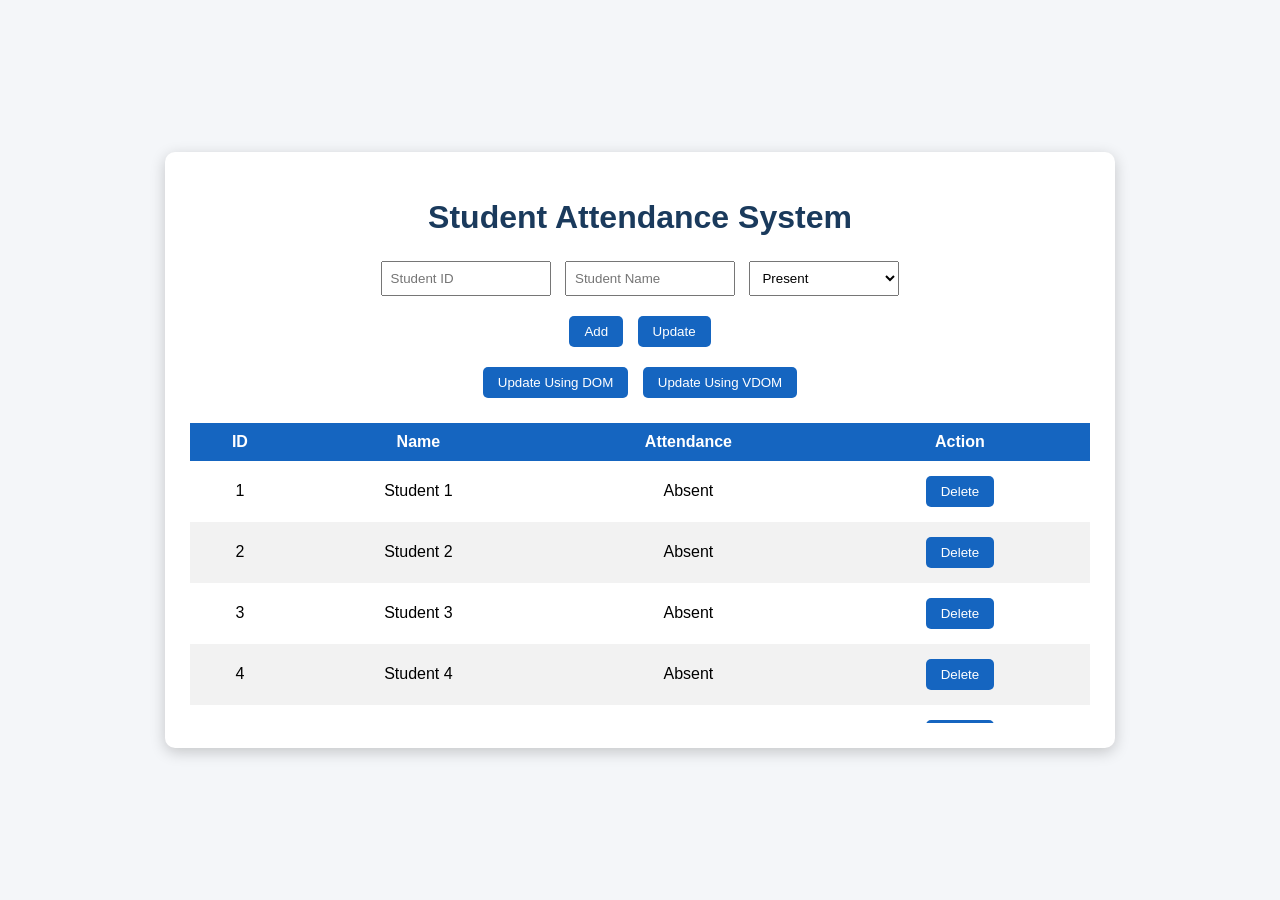
<file: WEEK-1/index.html>
<!DOCTYPE html>
<html>
<head>
<title>Student Attendance System</title>
<link rel="stylesheet" href="style.css">
</head>
<body>
<div class="container">
<h1>Student Attendance System</h1>
<!-- Form Section -->
<div class="form">
<input type="number" id="id" placeholder="Student ID">
<input type="text" id="name" placeholder="Student Name">
<select id="status">
<option value="true">Present</option>
<option value="false">Absent</option>
</select>
<div class="btn-group">
<button onclick="addStudent()">Add</button>
<button onclick="updateStudent()">Update</button>
</div>
</div>
<!-- DOM vs VDOM Buttons -->
<div class="btn-group">
<button onclick="updateDOM()">Update Using DOM</button>
<button onclick="updateVDOM()">Update Using VDOM</button>
</div>
<!-- Table Section -->
<div class="table-container">
<table>
<thead>
<tr>
<th>ID</th>
<th>Name</th>
<th>Attendance</th>
<th>Action</th>
</tr>
</thead>
<tbody id="tableBody">
<!-- Data comes from script.js -->
</tbody>
</table>
</div>
</div>
<script src="script.js"></script>
</body>
</html>
</file>
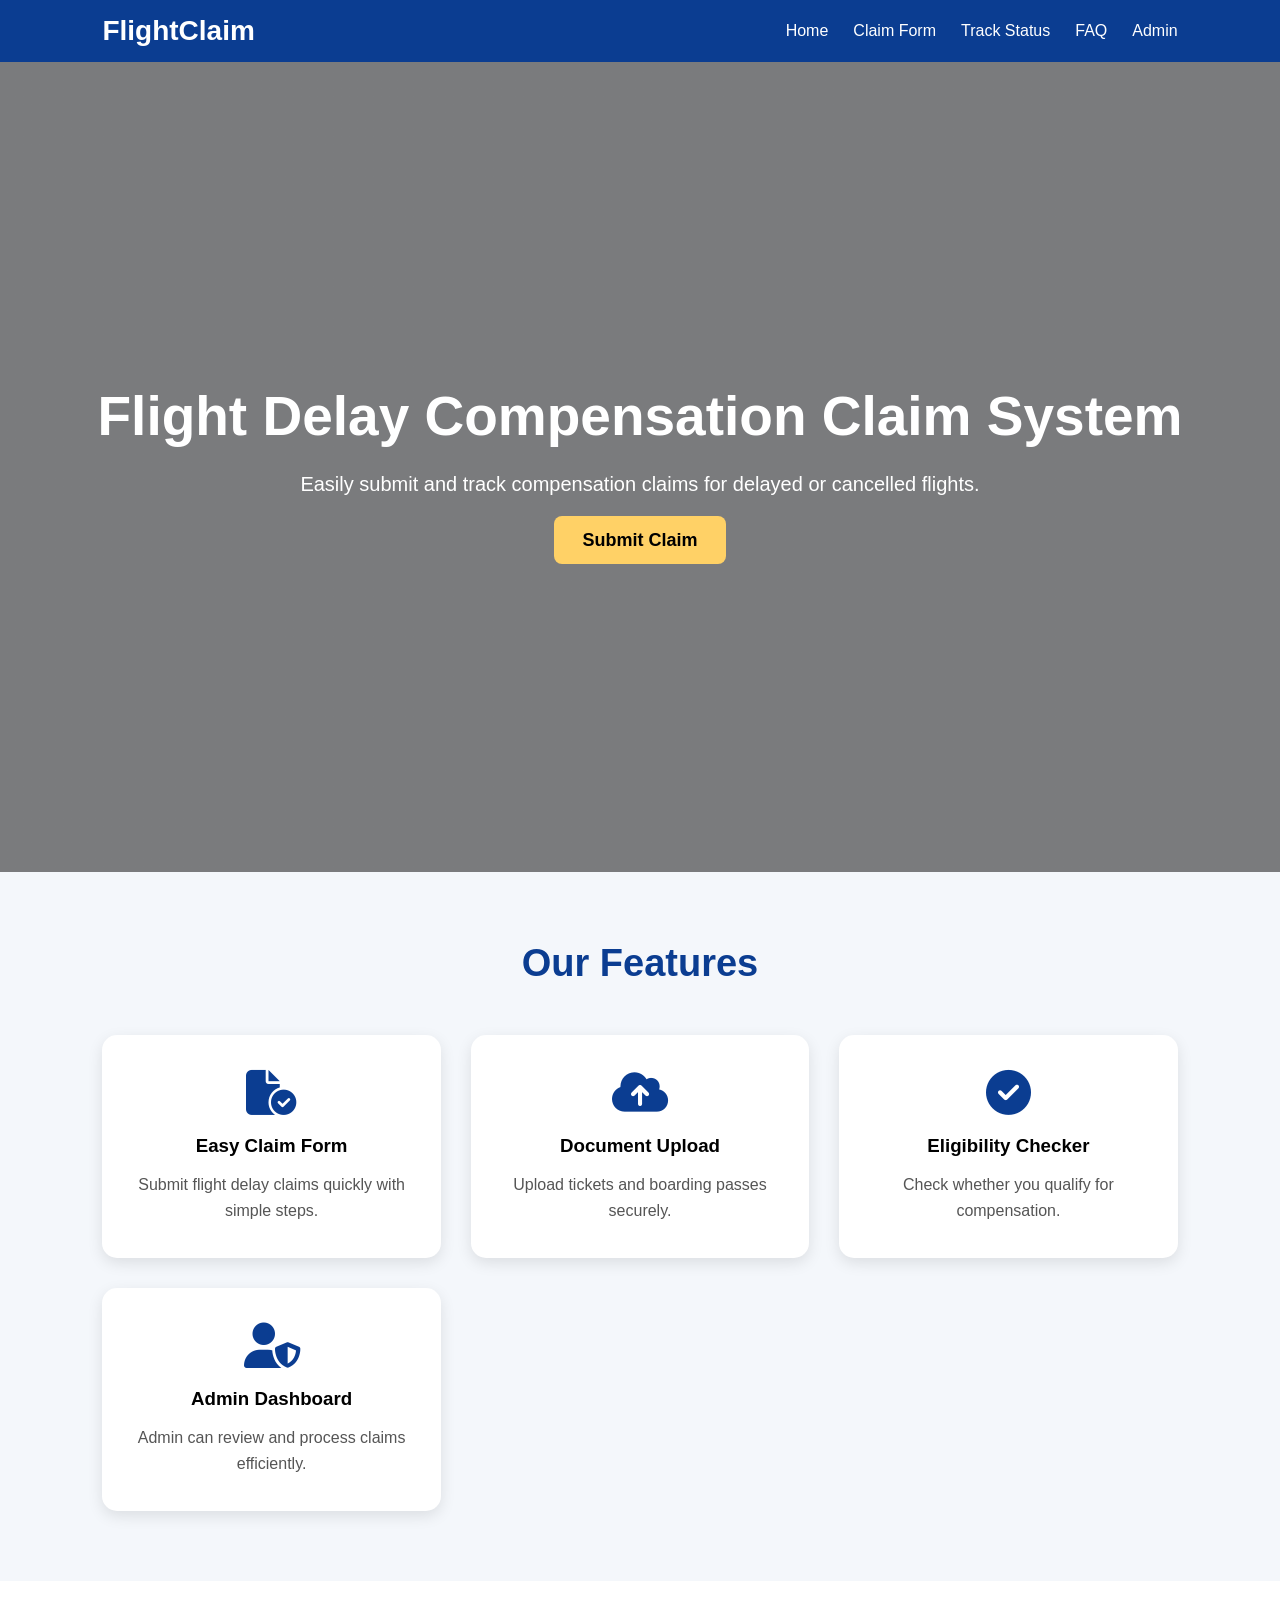
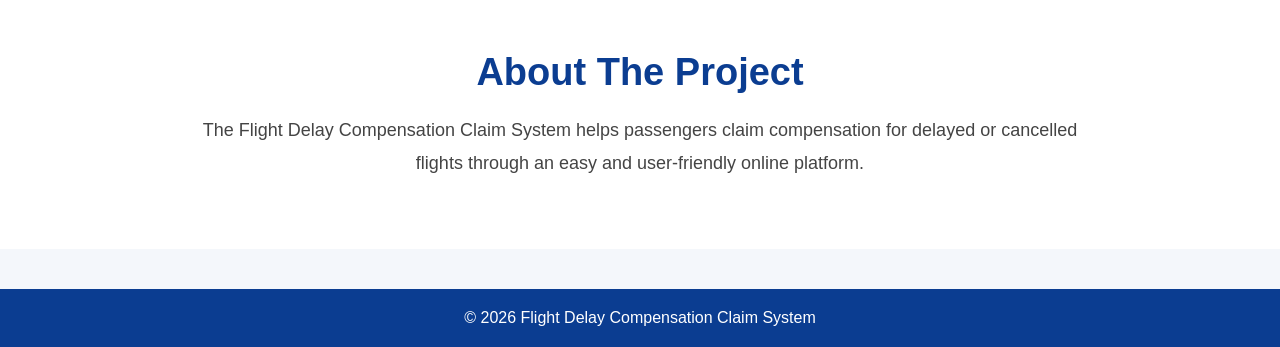
<file: home.html>
<!-- HOME PAGE -->

<!DOCTYPE html>
<html lang="en">

<head>
    <meta charset="UTF-8">
    <meta name="viewport" content="width=device-width, initial-scale=1.0">

    <title>Flight Delay Compensation Claim</title>

    <link rel="stylesheet"
        href="https://cdnjs.cloudflare.com/ajax/libs/font-awesome/6.5.1/css/all.min.css">

    <style>

        *{
            margin:0;
            padding:0;
            box-sizing:border-box;
            font-family: Arial, sans-serif;
        }

        body{
            background:#f4f7fb;
        }

        /* Navbar */

        nav{
            background:#0b3d91;
            color:white;
            padding:15px 8%;
            display:flex;
            justify-content:space-between;
            align-items:center;
        }

        nav h2{
            font-size:28px;
        }

        nav ul{
            list-style:none;
            display:flex;
            gap:25px;
        }

        nav ul li a{
            text-decoration:none;
            color:white;
            transition:0.3s;
        }

        nav ul li a:hover{
            color:#ffd166;
        }

        /* Hero Section */

        .hero{

            height:90vh;

            background:
            linear-gradient(rgba(0,0,0,0.5),
            rgba(0,0,0,0.5)),

            url('https://images.unsplash.com/photo-1436491865332-7a61a109cc05?q=80&w=1200&auto=format&fit=crop');

            background-size:cover;
            background-position:center;

            display:flex;
            justify-content:center;
            align-items:center;

            text-align:center;
            color:white;
            padding:20px;
        }

        .hero-content h1{
            font-size:55px;
            margin-bottom:20px;
        }

        .hero-content p{
            font-size:20px;
            margin-bottom:30px;
            line-height:1.6;
        }

        .btn{
            background:#ffd166;
            color:black;
            padding:14px 28px;
            border-radius:8px;
            text-decoration:none;
            font-size:18px;
            font-weight:bold;
            transition:0.3s;
        }

        .btn:hover{
            background:white;
        }

        /* Features */

        .features{
            padding:70px 8%;
            text-align:center;
        }

        .features h2{
            font-size:38px;
            margin-bottom:50px;
            color:#0b3d91;
        }

        .feature-container{
            display:grid;
            grid-template-columns:
            repeat(auto-fit,minmax(250px,1fr));

            gap:30px;
        }

        .card{
            background:white;
            padding:35px 25px;
            border-radius:15px;
            box-shadow:0px 5px 15px rgba(0,0,0,0.1);
            transition:0.3s;
        }

        .card:hover{
            transform:translateY(-8px);
        }

        .card i{
            font-size:45px;
            color:#0b3d91;
            margin-bottom:20px;
        }

        .card h3{
            margin-bottom:15px;
        }

        .card p{
            color:#555;
            line-height:1.6;
        }

        /* About */

        .about{
            background:white;
            padding:70px 10%;
            text-align:center;
        }

        .about h2{
            color:#0b3d91;
            font-size:38px;
            margin-bottom:20px;
        }

        .about p{
            max-width:900px;
            margin:auto;
            line-height:1.8;
            font-size:18px;
            color:#444;
        }

        /* Footer */

        footer{
            background:#0b3d91;
            color:white;
            text-align:center;
            padding:20px;
            margin-top:40px;
        }

        /* Responsive */

        @media(max-width:768px){

            nav{
                flex-direction:column;
                gap:15px;
            }

            .hero-content h1{
                font-size:38px;
            }

            .hero-content p{
                font-size:17px;
            }

            nav ul{
                flex-wrap:wrap;
                justify-content:center;
            }
        }

    </style>
</head>

<body>

    <!-- Navbar -->

    <nav>

        <h2>FlightClaim</h2>

        <ul>
            <li><a href="#">Home</a></li>
            <li><a href="#">Claim Form</a></li>
            <li><a href="#">Track Status</a></li>
            <li><a href="#">FAQ</a></li>
            <li><a href="#">Admin</a></li>
        </ul>

    </nav>

    <!-- Hero Section -->

    <section class="hero">

        <div class="hero-content">

            <h1>
                Flight Delay Compensation Claim System
            </h1>

            <p>
                Easily submit and track compensation claims
                for delayed or cancelled flights.
            </p>

            <a href="#" class="btn">
                Submit Claim
            </a>

        </div>

    </section>

    <!-- Features -->

    <section class="features">

        <h2>Our Features</h2>

        <div class="feature-container">

            <div class="card">

                <i class="fa-solid fa-file-circle-check"></i>

                <h3>Easy Claim Form</h3>

                <p>
                    Submit flight delay claims quickly
                    with simple steps.
                </p>

            </div>

            <div class="card">

                <i class="fa-solid fa-cloud-arrow-up"></i>

                <h3>Document Upload</h3>

                <p>
                    Upload tickets and boarding passes securely.
                </p>

            </div>

            <div class="card">

                <i class="fa-solid fa-circle-check"></i>

                <h3>Eligibility Checker</h3>

                <p>
                    Check whether you qualify for compensation.
                </p>

            </div>

            <div class="card">

                <i class="fa-solid fa-user-shield"></i>

                <h3>Admin Dashboard</h3>

                <p>
                    Admin can review and process claims efficiently.
                </p>

            </div>

        </div>

    </section>

    <!-- About -->

    <section class="about">

        <h2>About The Project</h2>

        <p>
            The Flight Delay Compensation Claim System
            helps passengers claim compensation for
            delayed or cancelled flights through an
            easy and user-friendly online platform.
        </p>

    </section>

    <!-- Footer -->

    <footer>

        <p>
            © 2026 Flight Delay Compensation Claim System
        </p>

    </footer>

</body>

</html>
</file>
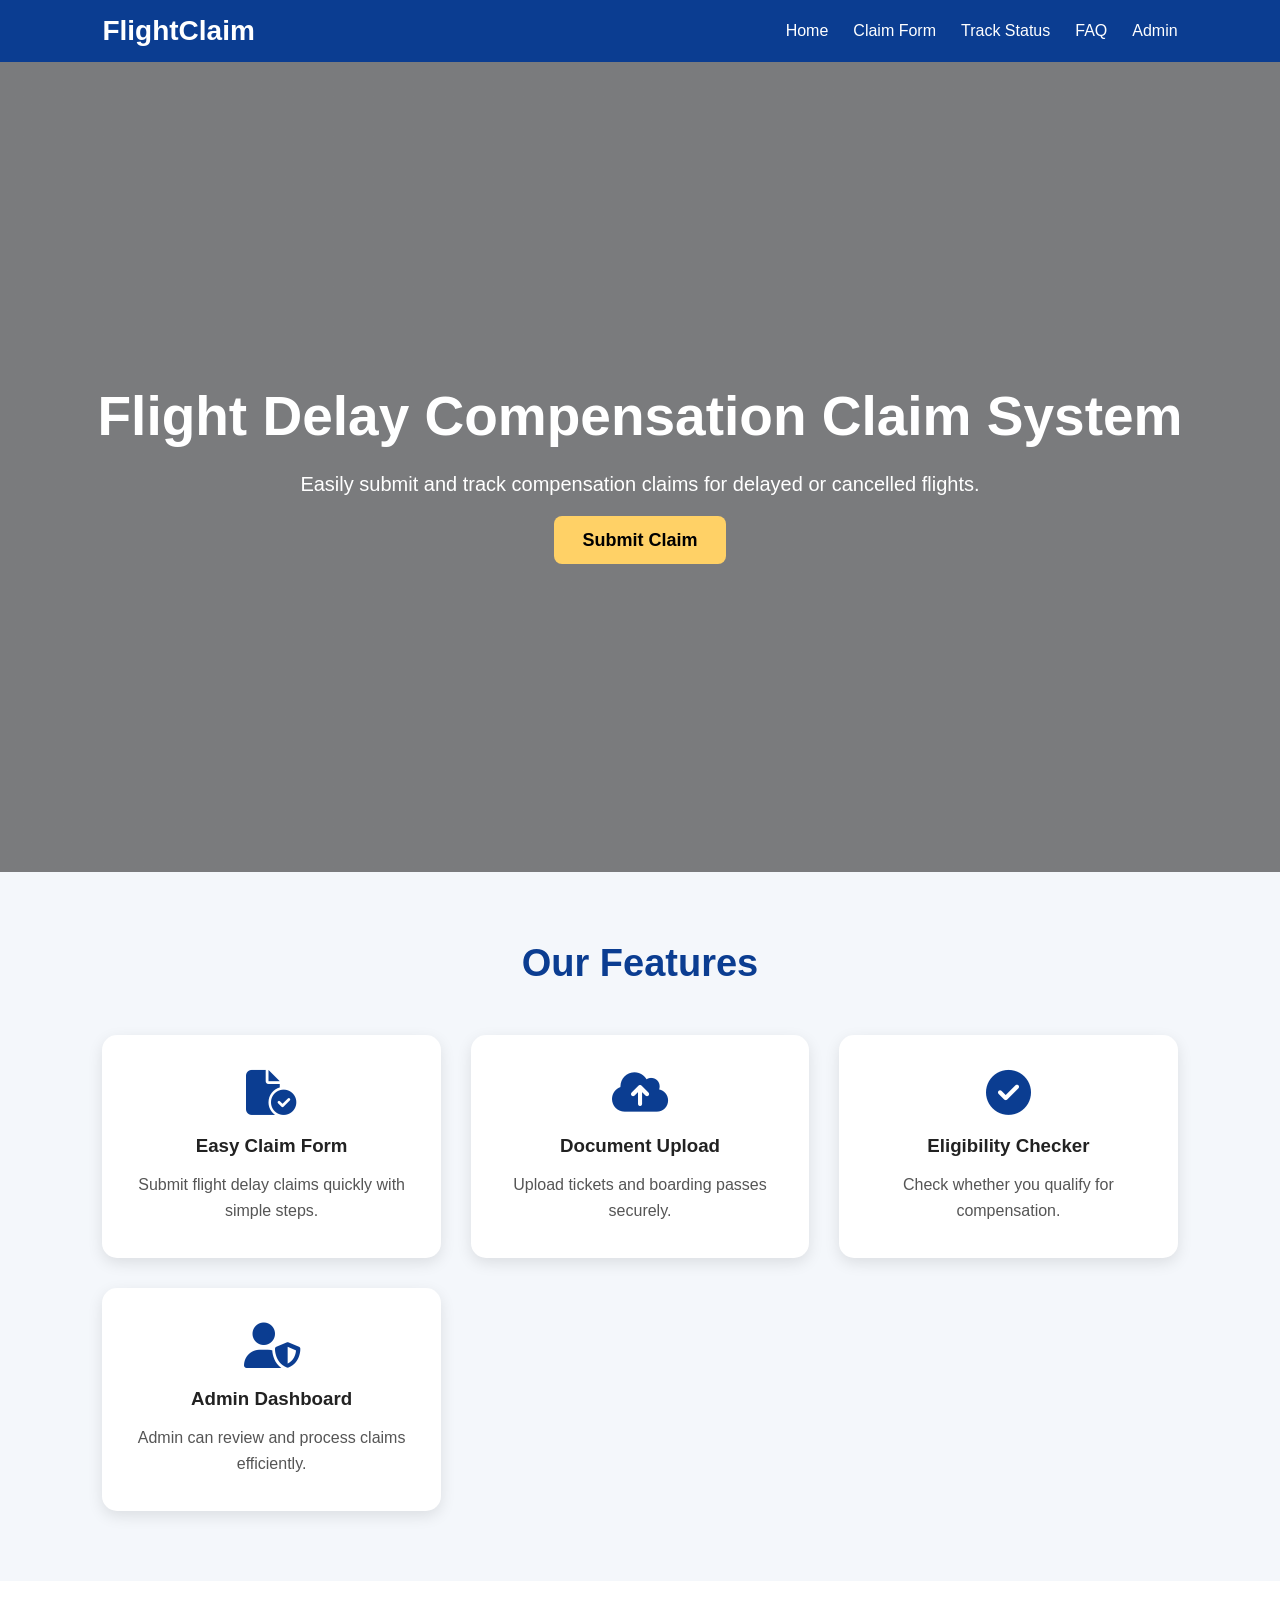
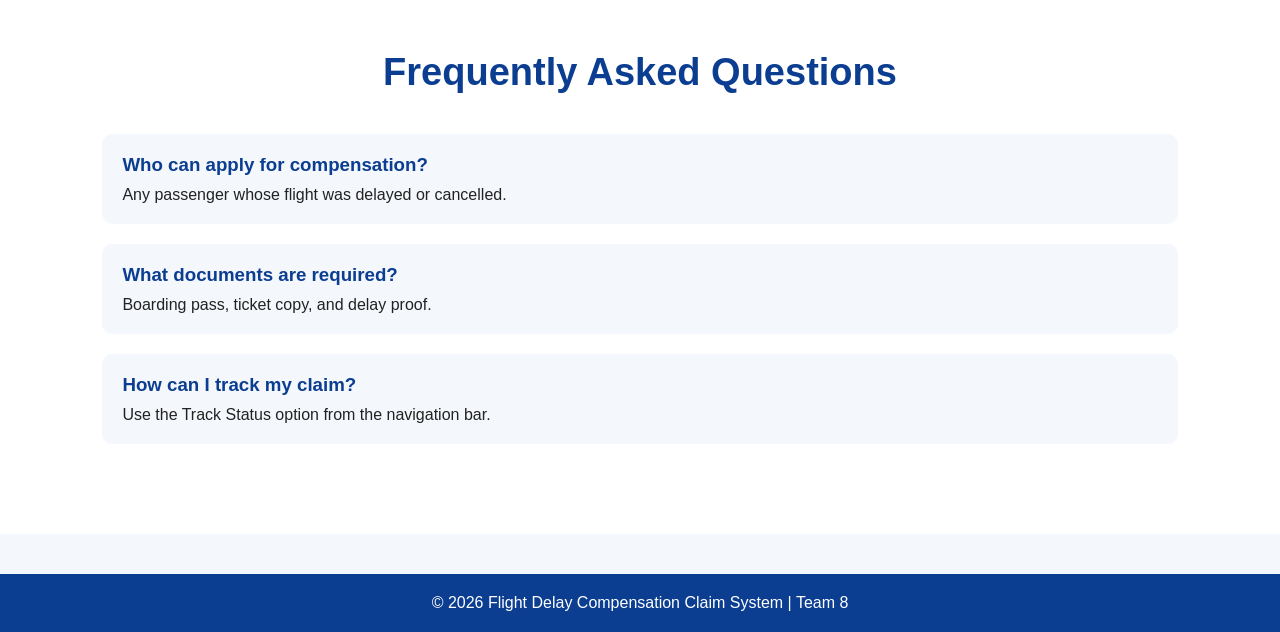
<file: homepage.html>
<!DOCTYPE html>
<html lang="en">

<head>
    <meta charset="UTF-8">
    <meta name="viewport" content="width=device-width, initial-scale=1.0">

    <title>Flight Delay Compensation Claim</title>

    <link rel="stylesheet"
        href="https://cdnjs.cloudflare.com/ajax/libs/font-awesome/6.5.1/css/all.min.css">

    <style>
        * {
            margin: 0;
            padding: 0;
            box-sizing: border-box;
            font-family: Arial, sans-serif;
        }

        body {
            background: #f4f7fb;
            color: #222;
        }

        /* Navbar */

        nav {
            background: #0b3d91;
            color: white;
            padding: 15px 8%;
            display: flex;
            justify-content: space-between;
            align-items: center;
        }

        nav h2 {
            font-size: 28px;
        }

        nav ul {
            list-style: none;
            display: flex;
            gap: 25px;
        }

        nav ul li a {
            text-decoration: none;
            color: white;
            transition: 0.3s;
            font-size: 16px;
        }

        nav ul li a:hover {
            color: #ffd166;
        }

        /* Hero Section */

        .hero {
            height: 90vh;

            background:
                linear-gradient(rgba(0, 0, 0, 0.5),
                    rgba(0, 0, 0, 0.5)),

                url('https://images.unsplash.com/photo-1436491865332-7a61a109cc05?q=80&w=1200&auto=format&fit=crop');

            background-size: cover;
            background-position: center;

            display: flex;
            justify-content: center;
            align-items: center;

            text-align: center;
            color: white;
            padding: 20px;
        }

        .hero-content h1 {
            font-size: 55px;
            margin-bottom: 20px;
        }

        .hero-content p {
            font-size: 20px;
            margin-bottom: 30px;
            line-height: 1.6;
        }

        .btn {
            background: #ffd166;
            color: black;
            padding: 14px 28px;
            border-radius: 8px;
            text-decoration: none;
            font-size: 18px;
            font-weight: bold;
            transition: 0.3s;
        }

        .btn:hover {
            background: white;
        }

        /* Features */

        .features {
            padding: 70px 8%;
            text-align: center;
        }

        .features h2 {
            font-size: 38px;
            margin-bottom: 50px;
            color: #0b3d91;
        }

        .feature-container {
            display: grid;
            grid-template-columns: repeat(auto-fit, minmax(250px, 1fr));
            gap: 30px;
        }

        .card {
            background: white;
            padding: 35px 25px;
            border-radius: 15px;
            box-shadow: 0px 5px 15px rgba(0, 0, 0, 0.1);
            transition: 0.3s;
        }

        .card:hover {
            transform: translateY(-8px);
        }

        .card i {
            font-size: 45px;
            color: #0b3d91;
            margin-bottom: 20px;
        }

        .card h3 {
            margin-bottom: 15px;
        }

        .card p {
            color: #555;
            line-height: 1.6;
        }

        /* Form Section */

        .form-section {
            background: white;
            margin: 40px auto;
            width: 90%;
            max-width: 700px;
            padding: 40px;
            border-radius: 15px;
            box-shadow: 0px 5px 15px rgba(0, 0, 0, 0.1);

            display: none;
        }

        .form-section h2 {
            text-align: center;
            color: #0b3d91;
            margin-bottom: 25px;
        }

        .form-section input,
        .form-section select {
            width: 100%;
            padding: 12px;
            margin-bottom: 20px;
            border-radius: 8px;
            border: 1px solid #ccc;
        }

        .form-section button {
            width: 100%;
            padding: 14px;
            border: none;
            background: #0b3d91;
            color: white;
            border-radius: 8px;
            font-size: 17px;
            cursor: pointer;
        }

        .form-section button:hover {
            background: #062a66;
        }

        /* Status */

        .status-box {
            background: #e8f5e9;
            color: #2e7d32;
            padding: 15px;
            border-radius: 8px;
            margin-top: 20px;
            display: none;
            text-align: center;
            font-weight: bold;
        }

        /* FAQ */

        .faq {
            padding: 70px 8%;
            background: white;
        }

        .faq h2 {
            text-align: center;
            color: #0b3d91;
            margin-bottom: 40px;
            font-size: 38px;
        }

        .faq-item {
            margin-bottom: 20px;
            background: #f4f7fb;
            padding: 20px;
            border-radius: 10px;
        }

        .faq-item h3 {
            margin-bottom: 10px;
            color: #0b3d91;
        }

        /* Footer */

        footer {
            background: #0b3d91;
            color: white;
            text-align: center;
            padding: 20px;
            margin-top: 40px;
        }

        /* Responsive */

        @media(max-width:768px) {

            nav {
                flex-direction: column;
                gap: 15px;
            }

            .hero-content h1 {
                font-size: 38px;
            }

            .hero-content p {
                font-size: 17px;
            }

            nav ul {
                flex-wrap: wrap;
                justify-content: center;
            }
        }
    </style>
</head>

<body>

    <!-- Navbar -->

    <nav>

        <h2>FlightClaim</h2>

        <ul>
            <li><a href="#">Home</a></li>

            <li><a href="#" onclick="showForm()">Claim Form</a></li>

            <li><a href="#" onclick="showStatus()">Track Status</a></li>

            <li><a href="#faq">FAQ</a></li>

            <li><a href="#">Admin</a></li>
        </ul>

    </nav>

    <!-- Hero Section -->

    <section class="hero">

        <div class="hero-content">

            <h1>Flight Delay Compensation Claim System</h1>

            <p>
                Easily submit and track compensation claims for delayed
                or cancelled flights.
            </p>

            <a href="#" class="btn" onclick="showForm()">
                Submit Claim
            </a>

        </div>

    </section>

    <!-- Features -->

    <section class="features">

        <h2>Our Features</h2>

        <div class="feature-container">

            <div class="card">

                <i class="fa-solid fa-file-circle-check"></i>

                <h3>Easy Claim Form</h3>

                <p>
                    Submit flight delay claims quickly with simple steps.
                </p>

            </div>

            <div class="card">

                <i class="fa-solid fa-cloud-arrow-up"></i>

                <h3>Document Upload</h3>

                <p>
                    Upload tickets and boarding passes securely.
                </p>

            </div>

            <div class="card">

                <i class="fa-solid fa-circle-check"></i>

                <h3>Eligibility Checker</h3>

                <p>
                    Check whether you qualify for compensation.
                </p>

            </div>

            <div class="card">

                <i class="fa-solid fa-user-shield"></i>

                <h3>Admin Dashboard</h3>

                <p>
                    Admin can review and process claims efficiently.
                </p>

            </div>

        </div>

    </section>

    <!-- Claim Form -->

    <section class="form-section" id="claimForm">

        <h2>Flight Claim Form</h2>

        <form onsubmit="submitClaim(event)">

            <input type="text"
                placeholder="Passenger Name"
                required>

            <input type="text"
                placeholder="Flight Number"
                required>

            <input type="date"
                required>

            <input type="number"
                placeholder="Delay Hours"
                required>

            <select required>
                <option value="">Select Reason</option>
                <option>Technical Issue</option>
                <option>Weather Delay</option>
                <option>Staff Issue</option>
            </select>

            <input type="file">

            <button type="submit">
                Submit Claim
            </button>

        </form>

        <div class="status-box" id="statusMessage">
            Claim Submitted Successfully!
        </div>

    </section>

    <!-- FAQ -->

    <section class="faq" id="faq">

        <h2>Frequently Asked Questions</h2>

        <div class="faq-item">

            <h3>Who can apply for compensation?</h3>

            <p>
                Any passenger whose flight was delayed or cancelled.
            </p>

        </div>

        <div class="faq-item">

            <h3>What documents are required?</h3>

            <p>
                Boarding pass, ticket copy, and delay proof.
            </p>

        </div>

        <div class="faq-item">

            <h3>How can I track my claim?</h3>

            <p>
                Use the Track Status option from the navigation bar.
            </p>

        </div>

    </section>

    <!-- Footer -->

    <footer>

        <p>
            © 2026 Flight Delay Compensation Claim System | Team 8
        </p>

    </footer>

    <!-- JavaScript -->

    <script>

        function showForm() {

            document.getElementById("claimForm").style.display = "block";

            window.scrollTo({
                top: document.getElementById("claimForm").offsetTop,
                behavior: "smooth"
            });
        }

        function submitClaim(event) {

            event.preventDefault();

            document.getElementById("statusMessage").style.display = "block";
        }

        function showStatus() {

            alert("Your claim is currently under review.");
        }

    </script>

</body>

</html>
</file>
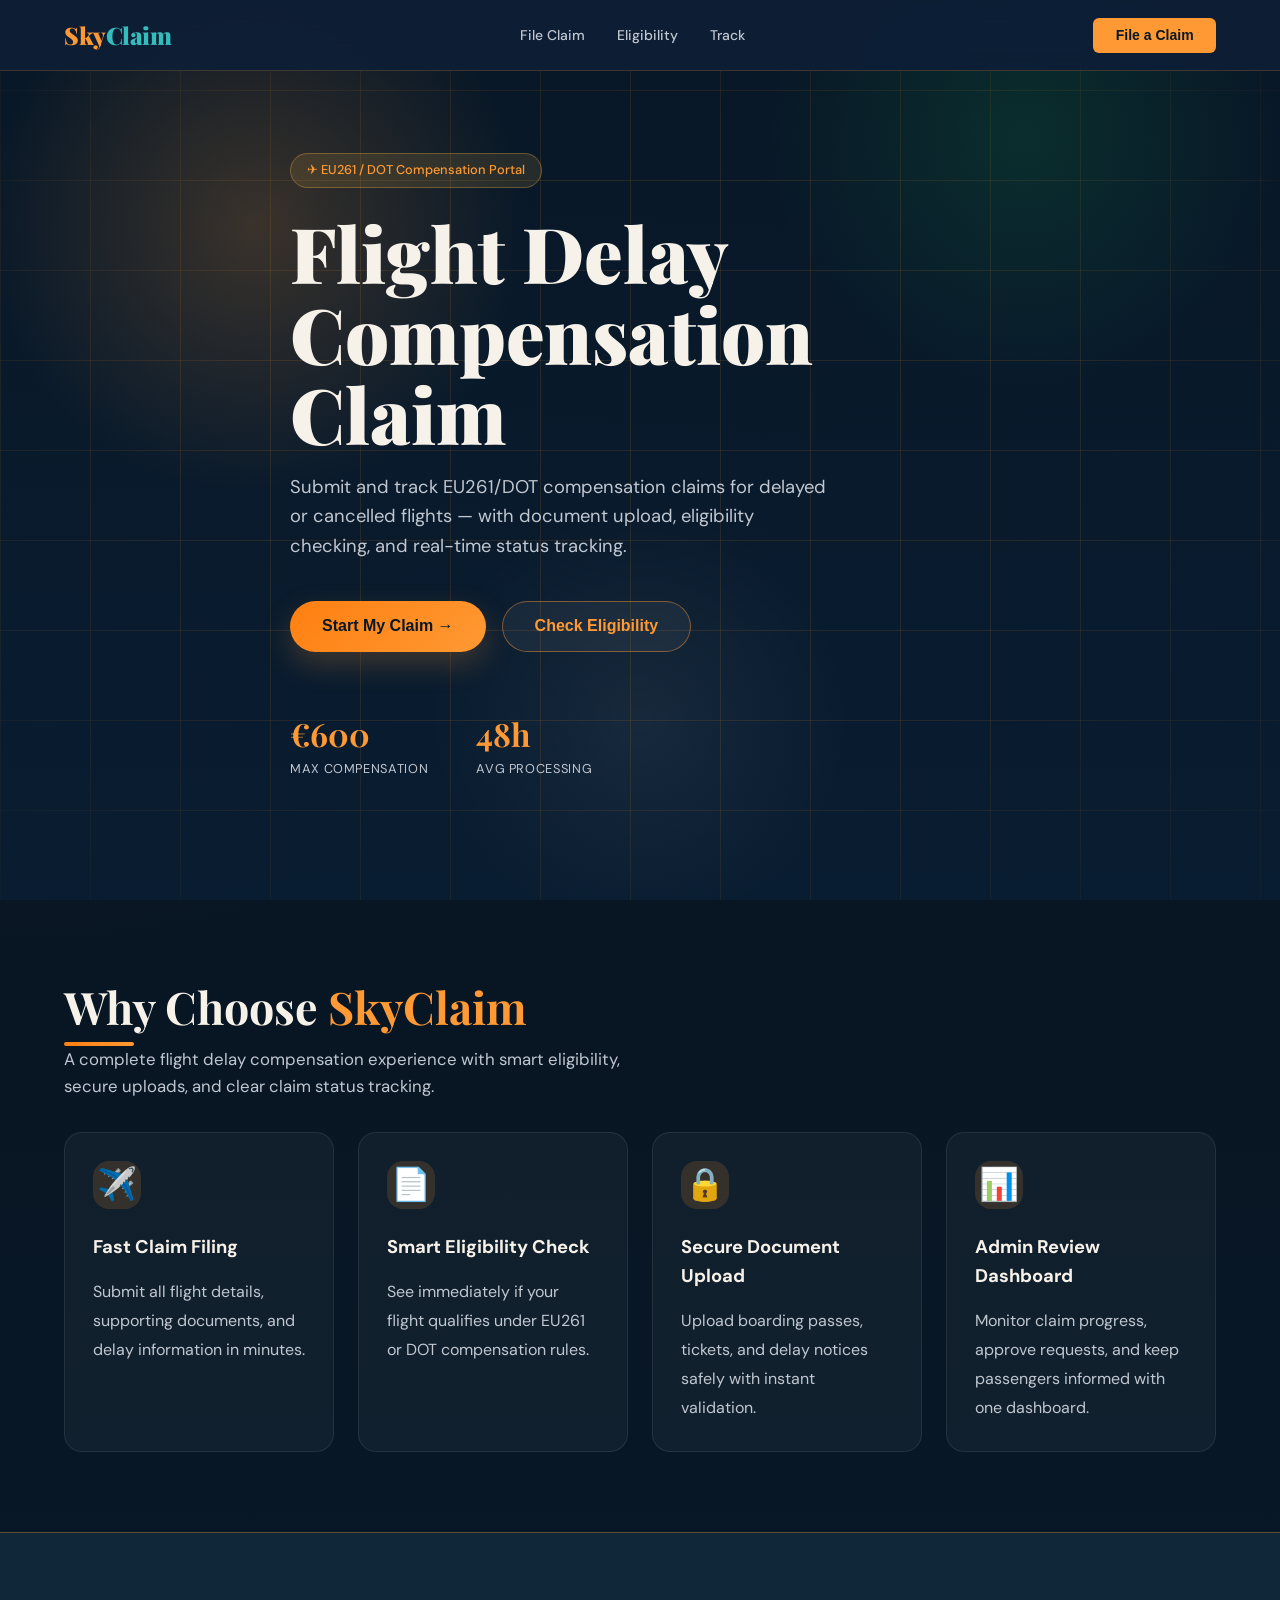
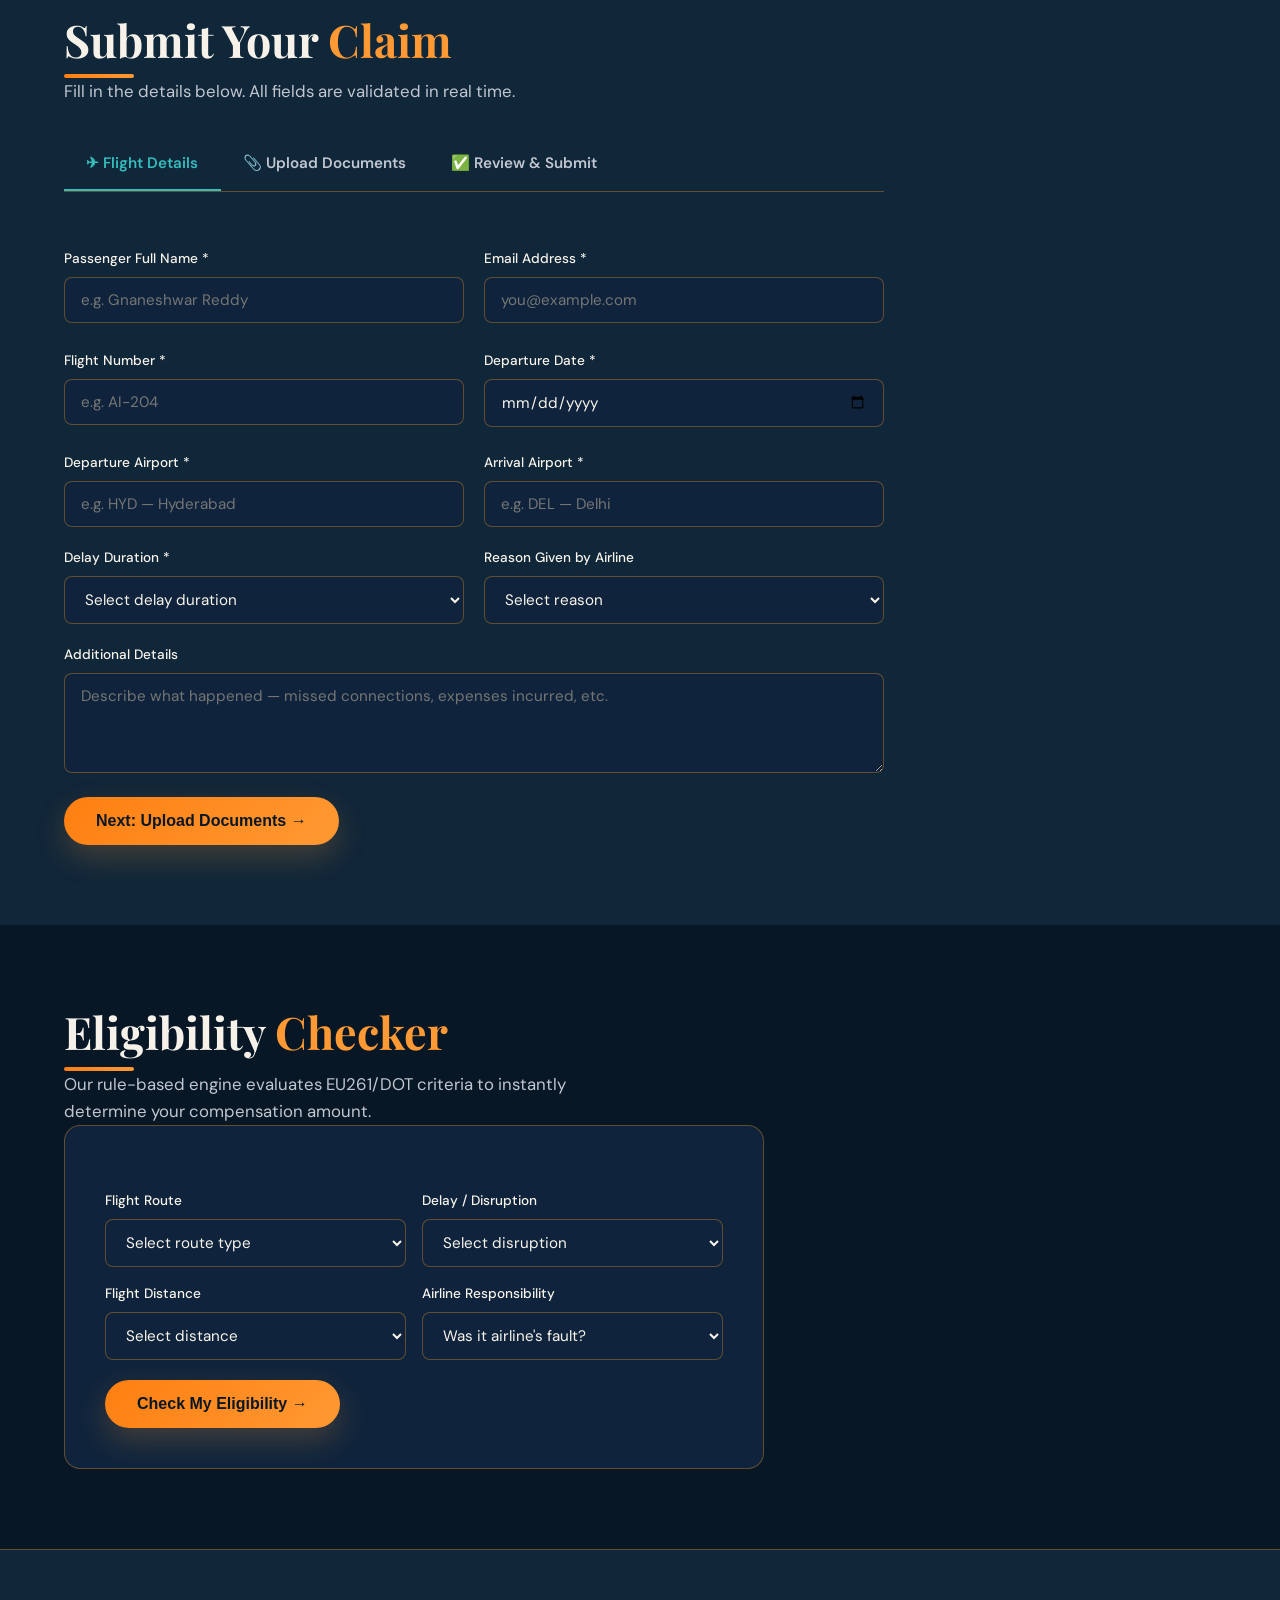
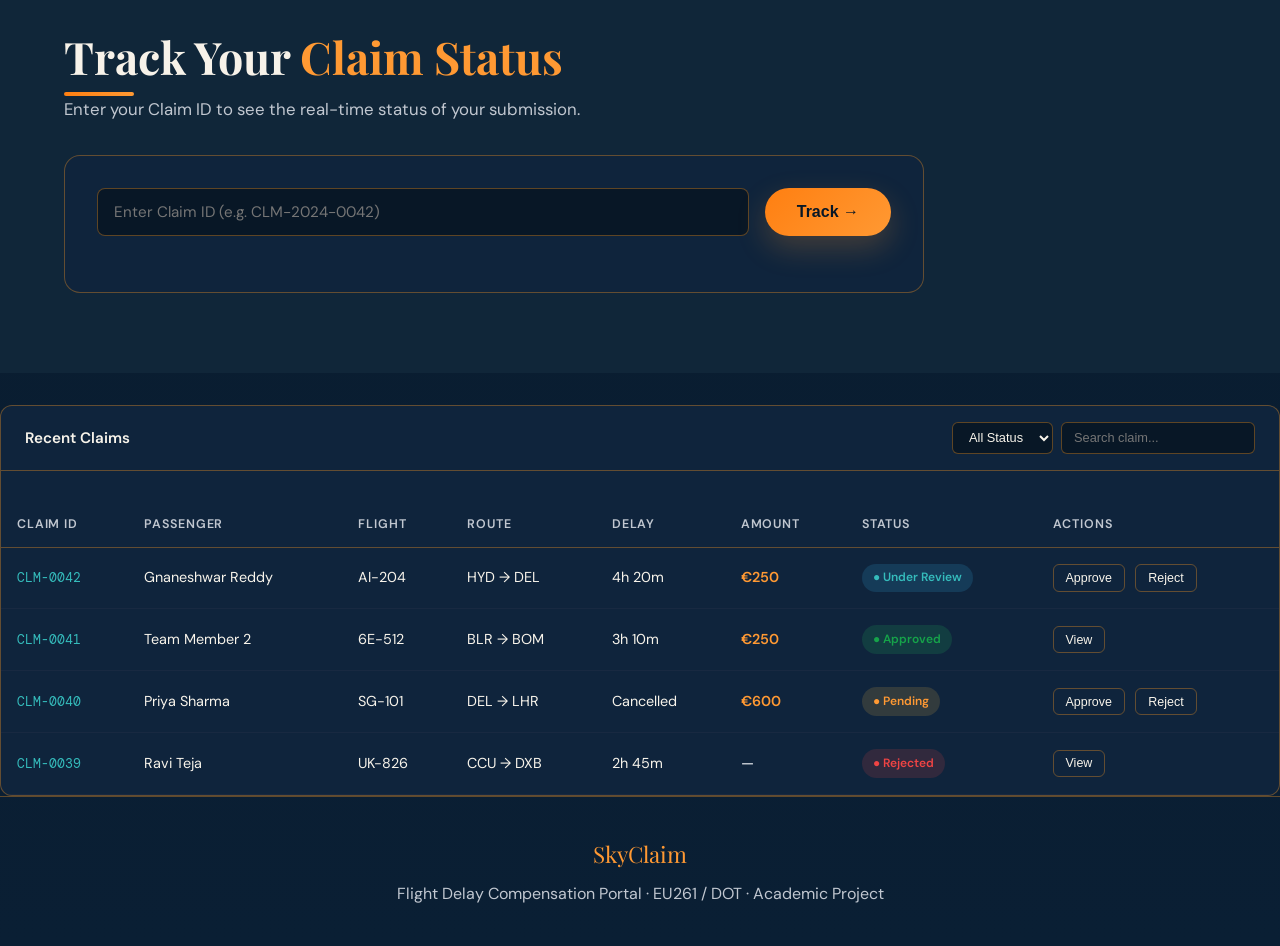
<file: Hackathon-Project/flight-claim.html>
<!DOCTYPE html>
<html lang="en">
<head>
  <meta charset="UTF-8">
  <meta name="viewport" content="width=device-width, initial-scale=1.0">
  <title>SkyClaim — Flight Delay Compensation</title>
  <link href="https://fonts.googleapis.com/css2?family=Playfair+Display:wght@400;700;900&family=DM+Sans:wght@300;400;500;600&family=DM+Mono:wght@400;500&display=swap" rel="stylesheet">
  <link rel="stylesheet" href="flight-claim.css">
</head>
<body>

<!-- ── NAVBAR ── -->
<nav>
  <div class="nav-logo">Sky<span>Claim</span></div>
  <ul class="nav-links">
    <li><a href="#claim" onclick="event.preventDefault();handleFileClaimClick()">File Claim</a></li>
    <li><a href="#eligibility" onclick="event.preventDefault();document.getElementById('eligibility').scrollIntoView({behavior:'smooth'})">Eligibility</a></li>
    <li><a href="#status" onclick="event.preventDefault();document.getElementById('status').scrollIntoView({behavior:'smooth'})">Track</a></li>
  </ul>
  <button class="nav-cta" onclick="handleFileClaimClick()">File a Claim</button>
</nav>

<!-- ── HERO ── -->
<section class="hero" id="home">
  <div class="hero-bg"></div>
  <div class="hero-grid"></div>
  <div class="hero-content">
    <div class="hero-badge">✈ EU261 / DOT Compensation Portal</div>
    <h1> Flight Delay Compensation Claim </h1>
    <p>Submit and track EU261/DOT compensation claims for delayed or cancelled flights — with document upload, eligibility checking, and real-time status tracking.</p>
    <div class="hero-actions">
      <button class="btn-primary" onclick="handleFileClaimClick()">Start My Claim →</button>
      <button class="btn-outline" onclick="document.getElementById('eligibility').scrollIntoView({behavior:'smooth'})">Check Eligibility</button>
    </div>
    <div class="hero-stats">
      <div class="stat-item">
        <div class="stat-num">€600</div>
        <div class="stat-label">Max Compensation</div>
      </div>
    
      <div class="stat-item">
        <div class="stat-num">48h</div>
        <div class="stat-label">Avg Processing</div>
      </div>
    </div>
  </div>
</section>

<section class="features">
  <h2 class="section-title">Why Choose <em>SkyClaim</em></h2>
  <p class="section-sub">A complete flight delay compensation experience with smart eligibility, secure uploads, and clear claim status tracking.</p>
  <div class="feature-grid">
    <div class="feature-card">
      <span>✈️</span>
      <h3>Fast Claim Filing</h3>
      <p>Submit all flight details, supporting documents, and delay information in minutes.</p>
    </div>
    <div class="feature-card">
      <span>📄</span>
      <h3>Smart Eligibility Check</h3>
      <p>See immediately if your flight qualifies under EU261 or DOT compensation rules.</p>
    </div>
    <div class="feature-card">
      <span>🔒</span>
      <h3>Secure Document Upload</h3>
      <p>Upload boarding passes, tickets, and delay notices safely with instant validation.</p>
    </div>
    <div class="feature-card">
      <span>📊</span>
      <h3>Admin Review Dashboard</h3>
      <p>Monitor claim progress, approve requests, and keep passengers informed with one dashboard.</p>
    </div>
  </div>
</section>

<!-- ── CLAIM FORM ── -->
<section id="claim" class="form-section">
  <h2 class="section-title">Submit Your <em>Claim</em></h2>
  <p class="section-sub">Fill in the details below. All fields are validated in real time.</p>

  <div class="form-container">
    <div class="tab-bar">
      <div class="tab active" onclick="switchTab(this,'tab-flight')">✈ Flight Details</div>
      <div class="tab" onclick="switchTab(this,'tab-docs')">📎 Upload Documents</div>
      <div class="tab" onclick="switchTab(this,'tab-review')">✅ Review & Submit</div>
    </div>

    <!-- FLIGHT DETAILS TAB -->
    <div class="tab-panel active" id="tab-flight">
      <div class="form-grid">
        <div class="form-group">
          <label>Passenger Full Name *</label>
          <input type="text" id="passengerName" placeholder="e.g. Gnaneshwar Reddy" oninput="validateField(this)">
          <span class="error-msg" id="passengerNameErr"></span>
        </div>
        <div class="form-group">
          <label>Email Address *</label>
          <input type="email" id="email" placeholder="you@example.com" oninput="validateField(this)">
          <span class="error-msg" id="emailErr"></span>
        </div>
        <div class="form-group">
          <label>Flight Number *</label>
          <input type="text" id="flightNo" placeholder="e.g. AI-204" oninput="validateField(this)">
          <span class="error-msg" id="flightNoErr"></span>
        </div>
        <div class="form-group">
          <label>Departure Date *</label>
          <input type="date" id="depDate">
        </div>
        <div class="form-group">
          <label>Departure Airport *</label>
          <input type="text" id="depAirport" placeholder="e.g. HYD — Hyderabad">
        </div>
        <div class="form-group">
          <label>Arrival Airport *</label>
          <input type="text" id="arrAirport" placeholder="e.g. DEL — Delhi">
        </div>
        <div class="form-group">
          <label>Delay Duration *</label>
          <select id="delayHours">
            <option value="">Select delay duration</option>
            <option value="2">2–3 hours</option>
            <option value="3">3–4 hours</option>
            <option value="4">4+ hours</option>
            <option value="cancel">Flight Cancelled</option>
          </select>
        </div>
        <div class="form-group">
          <label>Reason Given by Airline</label>
          <select id="delayReason">
            <option value="">Select reason</option>
            <option value="weather">Weather / Extraordinary Circumstances</option>
            <option value="technical">Technical / Mechanical Issue</option>
            <option value="crew">Crew Scheduling</option>
            <option value="operational">Operational Delay</option>
            <option value="other">Other / Not Told</option>
          </select>
        </div>
        <div class="form-group full">
          <label>Additional Details</label>
          <textarea id="details" placeholder="Describe what happened — missed connections, expenses incurred, etc."></textarea>
        </div>
      </div>
      <button class="btn-primary" style="margin-top:1.5rem" onclick="switchTabById('tab-docs')">Next: Upload Documents →</button>
    </div>

    <!-- DOCUMENT UPLOAD TAB -->
    <div class="tab-panel" id="tab-docs">
      <p style="color:var(--muted);font-size:0.9rem;margin-bottom:1.5rem;">Attach supporting documents. Accepted: PDF, JPG, PNG (max 5MB each).</p>
      <div class="upload-zone" id="uploadZone" ondragover="dragOver(event)" ondragleave="dragLeave(event)" ondrop="dropFile(event)">
        <input type="file" multiple accept=".pdf,.jpg,.jpeg,.png" onchange="handleFiles(this.files)">
        <div class="upload-icon">📂</div>
        <h4>Drag & drop files here</h4>
        <p>or click to browse — boarding pass, delay certificate, ticket</p>
      </div>
      <div class="file-list" id="fileList"></div>
      <div style="margin-top:2rem;display:flex;gap:1rem;">
        <button class="btn-outline" onclick="switchTabById('tab-flight')">← Back</button>
        <button class="btn-primary" onclick="switchTabById('tab-review')">Next: Review →</button>
      </div>
    </div>

    <!-- REVIEW & SUBMIT TAB -->
    <div class="tab-panel" id="tab-review">
      <div id="reviewContent" style="background:var(--card);border:1px solid var(--border);border-radius:12px;padding:1.5rem;margin-bottom:1.5rem;">
        <div style="font-size:0.85rem;color:var(--muted);margin-bottom:0.5rem;">Review your submission</div>
        <div id="reviewData" style="font-size:0.9rem;line-height:1.8;color:var(--text);">Go back to Step 1 to fill in your details first.</div>
      </div>
      <div style="display:flex;gap:1rem;flex-wrap:wrap;">
        <button class="btn-outline" onclick="switchTabById('tab-docs')">← Back</button>
        <button class="btn-primary" onclick="submitClaim()">Submit Claim ✓</button>
      </div>
    </div>
  </div>
</section>

<!-- ── ELIGIBILITY CHECKER ── -->
<section id="eligibility" class="checker-section">
  <h2 class="section-title">Eligibility <em>Checker</em></h2>
  <p class="section-sub">Our rule-based engine evaluates EU261/DOT criteria to instantly determine your compensation amount.</p>

  <div class="checker-card">
    <div class="checker-grid">
      <div class="form-group">
        <label>Flight Route</label>
        <select id="routeType">
          <option value="">Select route type</option>
          <option value="eu">EU departure (any airline)</option>
          <option value="eu_arr">EU arrival (EU carrier)</option>
          <option value="domestic">Domestic (DOT rules)</option>
          <option value="intl">International non-EU</option>
        </select>
      </div>
      <div class="form-group">
        <label>Delay / Disruption</label>
        <select id="delayType">
          <option value="">Select disruption</option>
          <option value="2h">2–3 hr delay</option>
          <option value="3h">3–4 hr delay</option>
          <option value="4h">4+ hr delay</option>
          <option value="cancel">Cancellation</option>
          <option value="denied">Denied Boarding</option>
        </select>
      </div>
      <div class="form-group">
        <label>Flight Distance</label>
        <select id="distance">
          <option value="">Select distance</option>
          <option value="1500">Under 1,500 km</option>
          <option value="3500">1,500–3,500 km</option>
          <option value="3500p">Over 3,500 km</option>
        </select>
      </div>
      <div class="form-group">
        <label>Airline Responsibility</label>
        <select id="responsibility">
          <option value="">Was it airline's fault?</option>
          <option value="yes">Yes — Technical / Operational</option>
          <option value="no">No — Weather / Extraordinary</option>
          <option value="unsure">Unsure</option>
        </select>
      </div>
    </div>
    <button class="btn-primary" style="margin-top:1.25rem" onclick="checkEligibility()">Check My Eligibility →</button>
    <div class="result-box" id="eligResult">
      <div class="result-title" id="eligTitle">✓ You Are Eligible!</div>
      <div class="result-amount" id="eligAmount">€250</div>
      <div class="result-note" id="eligNote">Under EU261/2004, you are entitled to compensation for this flight disruption.</div>
    </div>
  </div>
</section>

<!-- ── STATUS TRACKER ── -->
<section id="status" class="tracker-section">
  <h2 class="section-title">Track Your <em>Claim Status</em></h2>
  <p class="section-sub">Enter your Claim ID to see the real-time status of your submission.</p>

  <div style="background:var(--card);border:1px solid var(--border);border-radius:16px;padding:2rem;max-width:860px;margin-top:2rem;">
    <div style="display:flex;gap:1rem;margin-bottom:1.5rem;flex-wrap:wrap;">
      <input type="text" id="trackId" placeholder="Enter Claim ID (e.g. CLM-2024-0042)"
        style="background:var(--navy);border:1.5px solid var(--border);color:var(--text);padding:0.7rem 1rem;border-radius:8px;font-family:'DM Sans',sans-serif;font-size:0.95rem;flex:1;outline:none;">
      <button class="btn-primary" onclick="trackClaim()">Track →</button>
    </div>
    <div id="trackerResult" style="display:none">
      <div style="margin-bottom:1rem;padding:0.75rem 1rem;background:rgba(56,189,248,0.08);border:1px solid rgba(56,189,248,0.2);border-radius:8px;font-size:0.875rem;color:var(--sky);">
        📋 Claim <strong id="trackClaimId">CLM-2024-0042</strong> —
        <span id="trackPassenger">Passenger</span> —
        Flight <strong id="trackFlight">AI-204</strong>
      </div>
      <div class="tracker-steps">
        <div class="tracker-step done" id="step1">
          <div class="step-circle">✓</div>
          <div class="step-label">Submitted</div>
        </div>
        <div class="tracker-step done" id="step2">
          <div class="step-circle">✓</div>
          <div class="step-label">Verified</div>
        </div>
        <div class="tracker-step active" id="step3">
          <div class="step-circle">⚡</div>
          <div class="step-label">Under Review</div>
        </div>
        <div class="tracker-step" id="step4">
          <div class="step-circle">4</div>
          <div class="step-label">Decision</div>
        </div>
        <div class="tracker-step" id="step5">
          <div class="step-circle">5</div>
          <div class="step-label">Paid</div>
        </div>
      </div>
      <div style="margin-top:1.5rem;padding:1rem;background:rgba(244,185,66,0.08);border:1px solid rgba(244,185,66,0.2);border-radius:8px;font-size:0.875rem;color:var(--gold);">
        ⏱ Your claim is currently under admin review. Expected decision within 48 hours.
      </div>
    </div>
  </div>
</section>



  <div style="margin-top:2rem;background:var(--card);border:1px solid var(--border);border-radius:12px;overflow:hidden;">
    <div style="padding:1rem 1.5rem;border-bottom:1px solid var(--border);display:flex;justify-content:space-between;align-items:center;flex-wrap:wrap;gap:0.75rem;">
      <span style="font-weight:600;font-size:0.95rem;">Recent Claims</span>
      <div style="display:flex;gap:0.5rem;">
        <select style="background:var(--navy);border:1px solid var(--border);color:var(--text);padding:0.4rem 0.75rem;border-radius:6px;font-size:0.8rem;">
          <option>All Status</option>
          <option>Pending</option>
          <option>Approved</option>
          <option>Rejected</option>
        </select>
        <input type="text" placeholder="Search claim..."
          style="background:var(--navy);border:1px solid var(--border);color:var(--text);padding:0.4rem 0.75rem;border-radius:6px;font-size:0.8rem;outline:none;">
      </div>
    </div>
    <div style="overflow-x:auto;">
      <table class="claims-table">
        <thead>
          <tr>
            <th>Claim ID</th>
            <th>Passenger</th>
            <th>Flight</th>
            <th>Route</th>
            <th>Delay</th>
            <th>Amount</th>
            <th>Status</th>
            <th>Actions</th>
          </tr>
        </thead>
        <tbody id="claimsBody">
          <tr>
            <td><span style="font-family:'DM Mono',monospace;font-size:0.8rem;color:var(--sky)">CLM-0042</span></td>
            <td>Gnaneshwar Reddy</td>
            <td>AI-204</td>
            <td>HYD → DEL</td>
            <td>4h 20m</td>
            <td style="color:var(--gold);font-weight:600">€250</td>
            <td><span class="status-badge review">● Under Review</span></td>
            <td>
              <button class="action-btn approve" onclick="updateStatus(this,'approved')">Approve</button>
              <button class="action-btn reject" onclick="updateStatus(this,'rejected')">Reject</button>
            </td>
          </tr>
          <tr>
            <td><span style="font-family:'DM Mono',monospace;font-size:0.8rem;color:var(--sky)">CLM-0041</span></td>
            <td>Team Member 2</td>
            <td>6E-512</td>
            <td>BLR → BOM</td>
            <td>3h 10m</td>
            <td style="color:var(--gold);font-weight:600">€250</td>
            <td><span class="status-badge approved">● Approved</span></td>
            <td>
              <button class="action-btn" onclick="viewDetails(this)">View</button>
            </td>
          </tr>
          <tr>
            <td><span style="font-family:'DM Mono',monospace;font-size:0.8rem;color:var(--sky)">CLM-0040</span></td>
            <td>Priya Sharma</td>
            <td>SG-101</td>
            <td>DEL → LHR</td>
            <td>Cancelled</td>
            <td style="color:var(--gold);font-weight:600">€600</td>
            <td><span class="status-badge pending">● Pending</span></td>
            <td>
              <button class="action-btn approve" onclick="updateStatus(this,'approved')">Approve</button>
              <button class="action-btn reject" onclick="updateStatus(this,'rejected')">Reject</button>
            </td>
          </tr>
          <tr>
            <td><span style="font-family:'DM Mono',monospace;font-size:0.8rem;color:var(--sky)">CLM-0039</span></td>
            <td>Ravi Teja</td>
            <td>UK-826</td>
            <td>CCU → DXB</td>
            <td>2h 45m</td>
            <td style="color:var(--muted);font-weight:600">—</td>
            <td><span class="status-badge rejected">● Rejected</span></td>
            <td>
              <button class="action-btn" onclick="viewDetails(this)">View</button>
            </td>
          </tr>
        </tbody>
      </table>
    </div>
  </div>
</section>

<!-- ── FOOTER ── -->
<footer>
  <div class="logo">SkyClaim</div>
  <p>Flight Delay Compensation Portal · EU261 / DOT · Academic Project</p>
</footer>

<!-- ── TOAST ── -->
<div class="toast" id="toast"></div>

<!-- Authentication Script -->
<script>
  // Check if user is logged in
  function isUserLoggedIn() {
    return localStorage.getItem('skyclaim_token') && localStorage.getItem('skyclaim_user');
  }
  
  // Handle "File a Claim" button click
  function handleFileClaimClick() {
    if (!isUserLoggedIn()) {
      // User not logged in - redirect to login page
      window.location.href = 'login.html';
      return;
    }
    // User is logged in - scroll to claim form
    document.getElementById('claim').scrollIntoView({ behavior: 'smooth' });
  }
</script>

<script src="flight-claim.js"></script>
</body>
</html>
</file>
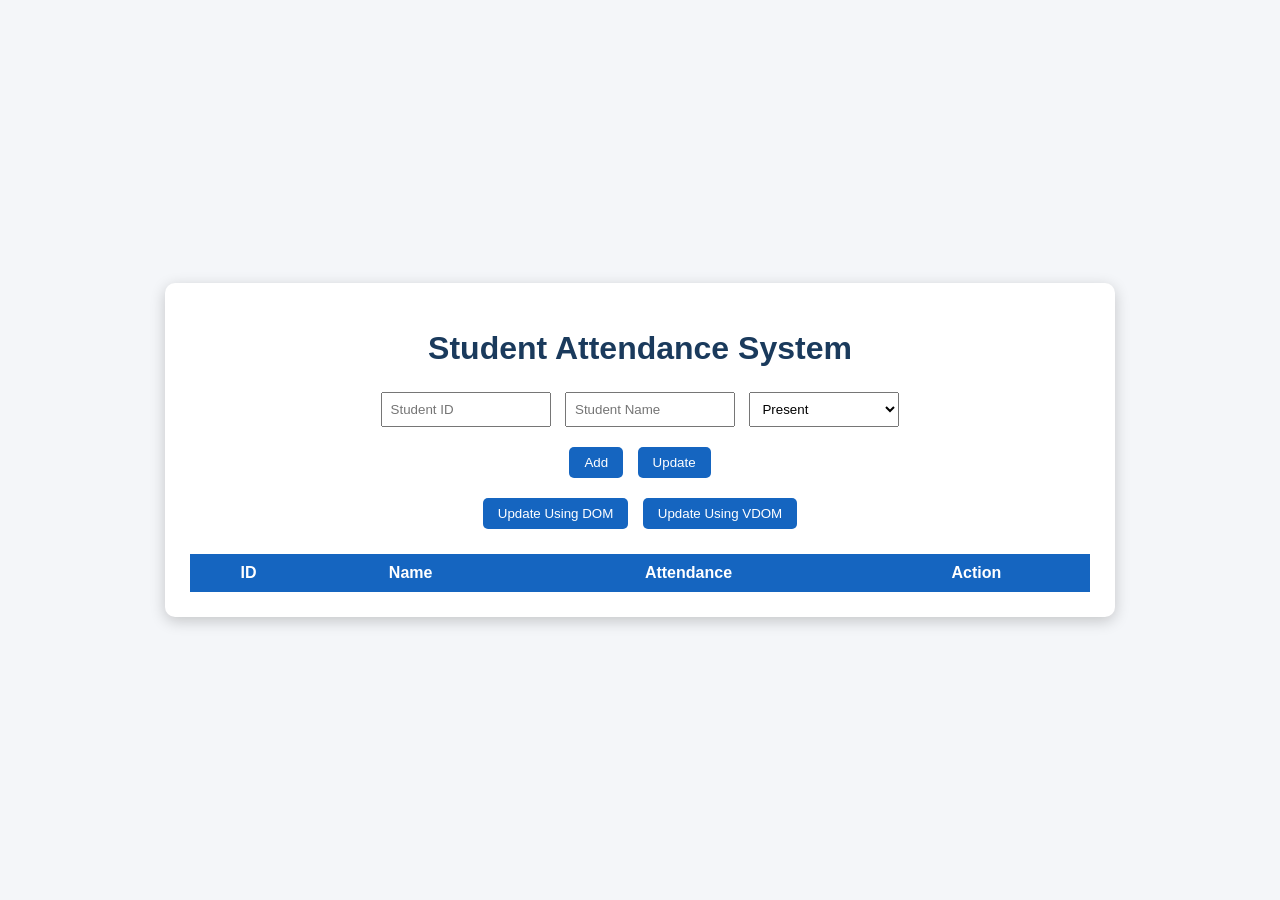
<file: WEEK-1/Student.html>
<!DOCTYPE html>
<html>
<head>
<title>Student Attendance System</title>
<link rel="stylesheet" href="style.css">
</head>
<body>
<div class="container">
<h1>Student Attendance System</h1>
<!-- Form Section -->
<div class="form">
<input type="number" id="id" placeholder="Student ID">
<input type="text" id="name" placeholder="Student Name">
<select id="status">
<option value="true">Present</option>
<option value="false">Absent</option>
</select>
<div class="btn-group">
<button onclick="addStudent()">Add</button>
<button onclick="updateStudent()">Update</button>
</div>
</div>
<!-- DOM vs VDOM Buttons -->
<div class="btn-group">
<button onclick="updateDOM()">Update Using DOM</button>
<button onclick="updateVDOM()">Update Using VDOM</button>
</div>
<!-- Table Section -->
<div class="table-container">
<table>
<thead>
<tr>
<th>ID</th>
<th>Name</th>
<th>Attendance</th>
<th>Action</th>
</tr>
</thead>
<tbody id="tableBody">
<!-- Data comes from script.js -->
</tbody>
</table>
</div>
</div>
</file>
<file: WEEK-1/style.css>
/* Center entire content */
body {
font-family: Arial;
background: #f4f6f9;
margin: 0;
height: 100vh;
display: flex;
justify-content: center; /* horizontal center */
align-items: center; /* vertical center */
}
/* Main container */
.container {
width: 90%;
max-width: 900px;
background: white;
padding: 25px;
border-radius: 10px;
box-shadow: 0px 4px 15px rgba(0,0,0,0.2);
text-align: center;
}
/* Heading */
h1 {
color: #1a3a5c;
margin-bottom: 20px;
}
/* Form inputs */
.form input, .form select {
padding: 8px;
margin: 5px;
width: 150px;
}
/* Button group */
.btn-group {
margin-top: 10px;
}
/* Buttons */
button {
padding: 8px 15px;
margin: 5px;
background: #1565C0;
color: white;
border: none;
cursor: pointer;
border-radius: 5px;
}
button:hover {
background: #0D47A1;
}
/* Table container */
.table-container {
margin-top: 20px;
max-height: 300px;
overflow-y: auto; /* scroll for large data */
}
/* Table styling */
table {
width: 100%;
border-collapse: collapse;
}
th, td {
padding: 10px;
text-align: center;
}
th {
background: #1565C0;
color: white;
}
tr:nth-child(even) {
background: #f2f2f2;
}
/* Highlight updates */
.updated {
background-color: yellow !important;
}
</file>
<file: Hackathon-Project/flight-claim.css>
:root {
  --navy: #081726;
  --deep: #102639;
  --card: #0f243c;
  --border: rgba(255,154,34,0.35);
  --gold: #ff9933;
  --gold2: #ffb74d;
  --sky: #35bcbc;
  --green: #16a34a;
  --red: #ef4444;
  --muted: #c1c7d0;
  --text: #f8f4eb;
  --white: #f7f2e9;
  --saffron: #ff7f11;
}

*, *::before, *::after { box-sizing: border-box; margin: 0; padding: 0; }
html { scroll-behavior: smooth; }
body {
  font-family: 'DM Sans', sans-serif;
  background: radial-gradient(circle at top left, rgba(255,153,51,0.12), transparent 22%),
              linear-gradient(180deg, #09131f 0%, #081726 35%, #0a1f34 100%);
  color: var(--text);
  line-height: 1.6;
  overflow-x: hidden;
}

/* ── NAV ── */
nav {
  position: fixed; top: 0; left: 0; right: 0; z-index: 100;
  display: flex; align-items: center; justify-content: space-between;
  padding: 1rem 4rem;
  background: rgba(14, 30, 55, 0.9);
  backdrop-filter: blur(18px);
  border-bottom: 1px solid rgba(255,154,34,0.2);
}
.nav-logo {
  font-family: 'Playfair Display', serif;
  font-size: 1.5rem; font-weight: 900;
  color: var(--gold); letter-spacing: -0.02em;
}
.nav-logo span { color: var(--sky); }
.nav-links { display: flex; gap: 2rem; list-style: none; }
.nav-links a {
  color: var(--muted); text-decoration: none;
  font-size: 0.875rem; font-weight: 500;
  transition: color 0.2s;
}
.nav-links a:hover { color: var(--gold); }
.nav-cta {
  background: var(--gold); color: var(--navy);
  border: none; padding: 0.6rem 1.4rem;
  border-radius: 6px; font-weight: 600; font-size: 0.875rem;
  cursor: pointer; transition: background 0.2s;
}
.nav-cta:hover { background: var(--gold2); }

/* ── HERO ── */
.hero {
  min-height: 100vh;
  display: flex; align-items: center; justify-content: center;
  padding: 6rem 4rem 4rem;
  position: relative;
  overflow: hidden;
}
.hero-bg {
  position: absolute; inset: 0; z-index: 0;
  background:
    radial-gradient(circle at 20% 25%, rgba(255,153,51,0.2) 0%, transparent 22%),
    radial-gradient(circle at 80% 15%, rgba(22,163,74,0.16) 0%, transparent 20%),
    radial-gradient(circle at 50% 80%, rgba(255,255,255,0.06) 0%, transparent 22%),
    linear-gradient(180deg, rgba(8,23,38,0.98) 0%, rgba(9,29,50,0.95) 100%);
}
.hero-grid {
  position: absolute; inset: 0; z-index: 0;
  background-image:
    linear-gradient(rgba(255,154,34,0.12) 1px, transparent 1px),
    linear-gradient(90deg, rgba(255,154,34,0.12) 1px, transparent 1px);
  background-size: 90px 90px;
  mask-image: radial-gradient(ellipse 80% 80% at 50% 50%, black 40%, transparent 100%);
}
.hero-content { position: relative; z-index: 1; max-width: 700px; }
.hero-badge {
  display: inline-flex; align-items: center; gap: 0.5rem;
  background: rgba(244,185,66,0.12); border: 1px solid rgba(244,185,66,0.3);
  color: var(--gold); padding: 0.4rem 1rem;
  border-radius: 100px; font-size: 0.8rem; font-weight: 500;
  margin-bottom: 1.5rem;
  animation: fadeUp 0.6s ease both;
}
.hero h1 {
  font-family: 'Playfair Display', serif;
  font-size: clamp(2.8rem, 6vw, 5rem);
  font-weight: 900; line-height: 1.05;
  color: var(--white);
  animation: fadeUp 0.7s 0.1s ease both;
}
.hero h1 em { color: var(--gold); font-style: normal; }
.hero p {
  margin-top: 1.2rem; font-size: 1.15rem;
  color: var(--muted); max-width: 540px;
  animation: fadeUp 0.7s 0.2s ease both;
}
.hero-actions {
  display: flex; gap: 1rem; margin-top: 2.5rem; flex-wrap: wrap;
  animation: fadeUp 0.7s 0.3s ease both;
}
.btn-primary {
  background: linear-gradient(135deg, var(--saffron), var(--gold));
  color: var(--navy);
  border: none; padding: 0.95rem 2rem;
  border-radius: 999px; font-weight: 700; font-size: 1rem;
  cursor: pointer; transition: transform 0.2s, box-shadow 0.2s;
  box-shadow: 0 12px 30px rgba(255,153,51,0.22);
}
.btn-primary:hover { transform: translateY(-2px); box-shadow: 0 16px 36px rgba(255,153,51,0.28); }
.btn-outline {
  background: rgba(255,255,255,0.05); color: var(--gold);
  border: 1.5px solid rgba(255,153,51,0.45); padding: 0.95rem 2rem;
  border-radius: 999px; font-weight: 700; font-size: 1rem;
  cursor: pointer; transition: background 0.2s, color 0.2s;
}
.btn-outline:hover { background: rgba(255,153,51,0.12); color: var(--white); }

.hero-stats {
  display: flex; gap: 3rem; margin-top: 3.5rem;
  animation: fadeUp 0.7s 0.4s ease both;
}
.stat-num { font-family: 'Playfair Display', serif; font-size: 2rem; font-weight: 700; color: var(--gold); }
.stat-label { font-size: 0.8rem; color: var(--muted); text-transform: uppercase; letter-spacing: 0.05em; }

/* ── SECTIONS ── */
section { padding: 5rem 4rem; }
.section-title {
  position: relative; font-family: 'Playfair Display', serif;
  font-size: clamp(1.8rem, 3.5vw, 2.8rem);
  font-weight: 700; color: var(--white); line-height: 1.2;
}
.section-title::after {
  content: '';
  position: absolute; left: 0; bottom: -0.75rem;
  width: 70px; height: 4px;
  background: linear-gradient(90deg, var(--saffron), var(--gold));
  border-radius: 999px;
}
.section-title em { color: var(--gold); font-style: normal; }
.section-sub { color: var(--muted); margin-top: 0.75rem; max-width: 560px; font-size: 1.05rem; }
.info-section { background: #081a2c; border-top: 1px solid rgba(255,154,34,0.18); }
.info-card {
  margin-top: 2rem; background: rgba(255,255,255,0.05);
  border: 1px solid rgba(255,154,34,0.18);
  border-radius: 24px; padding: 2rem; max-width: 920px;
  box-shadow: 0 24px 80px rgba(3,20,37,0.25);
}
.info-card h3 { color: var(--white); margin-top: 1.75rem; font-size: 1.25rem; }
.info-card p, .info-card li { color: var(--muted); font-size: 0.98rem; }
.info-card ul { margin-top: 1rem; padding-left: 1.2rem; list-style: disc; }
.info-card ul li { margin-bottom: 0.85rem; }
.info-card a { color: var(--gold); text-decoration: underline; }
.feature-card {
  background: rgba(255,255,255,0.05); border: 1px solid rgba(255,154,34,0.12);
  border-radius: 18px; padding: 2rem; min-height: 240px;
  display: flex; flex-direction: column; gap: 1rem;
}
.feature-card span { width: 48px; height: 48px; display: inline-flex; align-items: center; justify-content: center;
  background: rgba(255,153,51,0.15); border-radius: 16px; font-size: 1.4rem; }
.feature-card h3 { color: var(--white); font-size: 1.15rem; }
.feature-card p { color: var(--muted); }

@media (max-width: 980px) {
  nav { padding: 1rem 2rem; }
  .nav-links { gap: 1rem; }
  section { padding: 4rem 2rem; }
  .hero { padding: 5.5rem 2rem 3rem; }
  .hero-stats { flex-direction: column; gap: 1rem; }
  .feature-grid, .checker-grid, .form-grid, .admin-stats { grid-template-columns: 1fr; }
  .form-container, .checker-card, .info-card { width: 100%; }
}


/* ── CLAIM FORM ── */
.form-section { background: var(--deep); border-top: 1px solid var(--border); }
.form-container { max-width: 820px; }
.form-grid { display: grid; grid-template-columns: 1fr 1fr; gap: 1.25rem; margin-top: 2rem; }
.form-group { display: flex; flex-direction: column; gap: 0.45rem; }
.form-group.full { grid-column: 1 / -1; }
.form-group label { font-size: 0.85rem; font-weight: 500; color: var(--text); }
.form-group input, .form-group select, .form-group textarea {
  background: var(--card); border: 1.5px solid var(--border);
  color: var(--text); padding: 0.75rem 1rem;
  border-radius: 8px; font-family: 'DM Sans', sans-serif;
  font-size: 0.95rem; transition: border-color 0.2s;
  outline: none;
}
.form-group input:focus, .form-group select:focus, .form-group textarea:focus { border-color: var(--sky); }
.form-group input.error { border-color: var(--red); }
.form-group .error-msg { font-size: 0.78rem; color: var(--red); }
.form-group textarea { resize: vertical; min-height: 100px; }
select option { background: var(--card); }

/* upload zone */
.upload-zone {
  border: 2px dashed var(--border);
  border-radius: 12px; padding: 2.5rem;
  text-align: center; cursor: pointer;
  transition: all 0.2s; position: relative;
}
.upload-zone:hover, .upload-zone.drag { border-color: var(--sky); background: rgba(56,189,248,0.04); }
.upload-icon { font-size: 2.5rem; margin-bottom: 0.75rem; }
.upload-zone h4 { color: var(--white); font-size: 1rem; }
.upload-zone p { color: var(--muted); font-size: 0.85rem; margin-top: 0.3rem; }
.upload-zone input[type=file] { position: absolute; inset: 0; opacity: 0; cursor: pointer; }
.file-list { margin-top: 1rem; display: flex; flex-direction: column; gap: 0.5rem; }
.file-item {
  display: flex; align-items: center; gap: 0.75rem;
  background: rgba(34,197,94,0.08); border: 1px solid rgba(34,197,94,0.2);
  padding: 0.6rem 1rem; border-radius: 8px;
}
.file-item span { font-size: 0.85rem; color: var(--green); }
.file-item .file-name { color: var(--text); font-size: 0.9rem; flex: 1; }

/* progress */
.progress-bar { height: 4px; background: var(--border); border-radius: 4px; margin-top: 0.75rem; overflow: hidden; }
.progress-fill {
  height: 100%; background: linear-gradient(90deg, var(--sky), var(--gold));
  border-radius: 4px;
  animation: progress 2s ease forwards;
}
@keyframes progress { from { width: 0% } to { width: 100% } }

/* ── ELIGIBILITY ── */
.checker-section { background: var(--navy); }
.checker-card {
  background: var(--card); border: 1px solid var(--border);
  border-radius: 16px; padding: 2.5rem; max-width: 700px;
}
.checker-grid { display: grid; grid-template-columns: 1fr 1fr; gap: 1rem; margin-top: 1.5rem; }
.result-box {
  background: rgba(34,197,94,0.08); border: 1.5px solid rgba(34,197,94,0.3);
  border-radius: 12px; padding: 1.5rem; margin-top: 1.5rem;
  display: none;
}
.result-box.show { display: block; animation: fadeUp 0.4s ease; }
.result-box.deny { background: rgba(239,68,68,0.08); border-color: rgba(239,68,68,0.3); }
.result-title { font-size: 1.1rem; font-weight: 600; color: var(--green); margin-bottom: 0.5rem; }
.result-box.deny .result-title { color: var(--red); }
.result-amount { font-family: 'Playfair Display', serif; font-size: 2.2rem; font-weight: 700; color: var(--gold); }
.result-note { font-size: 0.85rem; color: var(--muted); margin-top: 0.5rem; }

/* ── ADMIN DASHBOARD ── */
.admin-section { background: var(--deep); border-top: 1px solid var(--border); }
.admin-stats { display: grid; grid-template-columns: repeat(4, 1fr); gap: 1rem; margin-top: 2rem; }
.admin-stat {
  background: var(--card); border: 1px solid var(--border);
  border-radius: 10px; padding: 1.25rem 1.5rem;
}
.admin-stat .label { font-size: 0.8rem; color: var(--muted); text-transform: uppercase; letter-spacing: 0.05em; }
.admin-stat .value { font-family: 'Playfair Display', serif; font-size: 2rem; font-weight: 700; color: var(--white); margin-top: 0.25rem; }
.admin-stat .delta { font-size: 0.78rem; color: var(--green); margin-top: 0.2rem; }

.claims-table { width: 100%; border-collapse: collapse; margin-top: 2rem; }
.claims-table th {
  text-align: left; padding: 0.75rem 1rem;
  font-size: 0.78rem; font-weight: 600; color: var(--muted);
  text-transform: uppercase; letter-spacing: 0.07em;
  border-bottom: 1px solid var(--border);
}
.claims-table td {
  padding: 1rem; font-size: 0.9rem;
  border-bottom: 1px solid rgba(30,45,69,0.6);
  vertical-align: middle;
}
.claims-table tr:hover td { background: rgba(255,255,255,0.02); }
.status-badge {
  display: inline-flex; align-items: center; gap: 0.35rem;
  padding: 0.3rem 0.7rem; border-radius: 100px;
  font-size: 0.75rem; font-weight: 600;
}
.status-badge.pending { background: rgba(244,185,66,0.15); color: var(--gold); }
.status-badge.approved { background: rgba(34,197,94,0.15); color: var(--green); }
.status-badge.rejected { background: rgba(239,68,68,0.15); color: var(--red); }
.status-badge.review { background: rgba(56,189,248,0.15); color: var(--sky); }
.action-btn {
  background: transparent; border: 1px solid var(--border);
  color: var(--text); padding: 0.35rem 0.75rem;
  border-radius: 6px; font-size: 0.78rem; cursor: pointer;
  transition: all 0.2s; margin-right: 0.4rem;
}
.action-btn:hover { border-color: var(--sky); color: var(--sky); }
.action-btn.approve:hover { border-color: var(--green); color: var(--green); }
.action-btn.reject:hover { border-color: var(--red); color: var(--red); }

/* ── TRACKER ── */
.tracker-section { background: var(--deep); border-top: 1px solid var(--border); }
.tracker-steps { display: flex; align-items: flex-start; gap: 0; margin-top: 2.5rem; position: relative; }
.tracker-step { flex: 1; text-align: center; position: relative; }
.tracker-step::before {
  content: '';
  position: absolute; top: 20px; left: 50%; right: -50%;
  height: 2px; background: var(--border); z-index: 0;
}
.tracker-step:last-child::before { display: none; }
.tracker-step.done::before { background: var(--green); }
.tracker-step.active::before { background: linear-gradient(90deg, var(--green), var(--border)); }

.tracker-step .step-circle {
  width: 2.5rem; height: 2.5rem; border-radius: 50%;
  background: var(--card); display: grid; place-items: center;
  margin: 0 auto 0.65rem;
  font-weight: 700; color: var(--white);
  border: 1px solid var(--border);
}
.tracker-step.done .step-circle { background: linear-gradient(135deg, var(--green), #16a34a); }
.tracker-step.active .step-circle { background: linear-gradient(135deg, var(--sky), #0284c7); }
.tracker-step .step-label { font-size: 0.8rem; color: var(--muted); text-transform: uppercase; letter-spacing: 0.08em; }

footer {
  padding: 2.5rem 4rem; text-align: center; color: var(--muted);
  border-top: 1px solid var(--border);
}
footer .logo {
  font-family: 'Playfair Display', serif;
  font-size: 1.4rem; color: var(--gold); margin-bottom: 0.5rem;
}

.toast {
  position: fixed; bottom: 2rem; right: 2rem;
  background: rgba(15,23,42,0.95); color: var(--white);
  padding: 1rem 1.25rem; border-radius: 14px;
  box-shadow: 0 20px 60px rgba(0,0,0,0.25);
  opacity: 0; transform: translateY(16px); pointer-events: none;
  transition: all 0.2s ease;
  font-size: 0.95rem; z-index: 200;
}
.toast.show { opacity: 1; transform: translateY(0); }

.tab-bar { display: flex; gap: 0; border-bottom: 1px solid var(--border); margin-top: 2rem; }
.tab { padding: 0.85rem 1.4rem; font-size: 0.95rem; font-weight: 600; color: var(--muted); cursor: pointer; border-bottom: 2px solid transparent; transition: all 0.2s; }
.tab.active { color: var(--sky); border-bottom-color: var(--sky); }
.tab-panel { display: none; padding-top: 1.5rem; }
.tab-panel.active { display: block; }

.feature-grid {
  display: grid; grid-template-columns: repeat(4, minmax(0, 1fr)); gap: 1.5rem; margin-top: 2rem;
}
.feature-card {
  background: rgba(255,255,255,0.04); border: 1px solid rgba(255,255,255,0.08);
  border-radius: 18px; padding: 1.75rem; min-height: 200px;
  display: flex; flex-direction: column; gap: 1rem;
  transition: transform 0.25s ease, border-color 0.25s ease;
}
.feature-card:hover { transform: translateY(-6px); border-color: rgba(56,189,248,0.35); }
.feature-card span { font-size: 2rem; }
.feature-card h3 { margin-top: 0.5rem; font-size: 1.15rem; }
.feature-card p { color: var(--muted); line-height: 1.8; }

@media (max-width: 980px) {
  .feature-grid { grid-template-columns: repeat(2, minmax(0, 1fr)); }
  .admin-stats { grid-template-columns: repeat(2, minmax(0, 1fr)); }
}
@media (max-width: 720px) {
  nav { padding: 1rem 1.5rem; flex-direction: column; align-items: stretch; gap: 1rem; }
  .nav-links { display: flex; flex-wrap: wrap; gap: 0.8rem; justify-content: center; }
  section { padding: 3rem 1.5rem; }
  .form-grid, .checker-grid { grid-template-columns: 1fr; }
  .feature-grid { grid-template-columns: 1fr; }
  .tracker-steps { flex-direction: column; gap: 1rem; position: relative; }
  .tracker-step::before { display: none; }
  footer { flex-direction: column; gap: 1rem; text-align: center; }
}

@keyframes fadeUp {
  from { opacity: 0; transform: translateY(18px); }
  to { opacity: 1; transform: translateY(0); }
}
</file>
